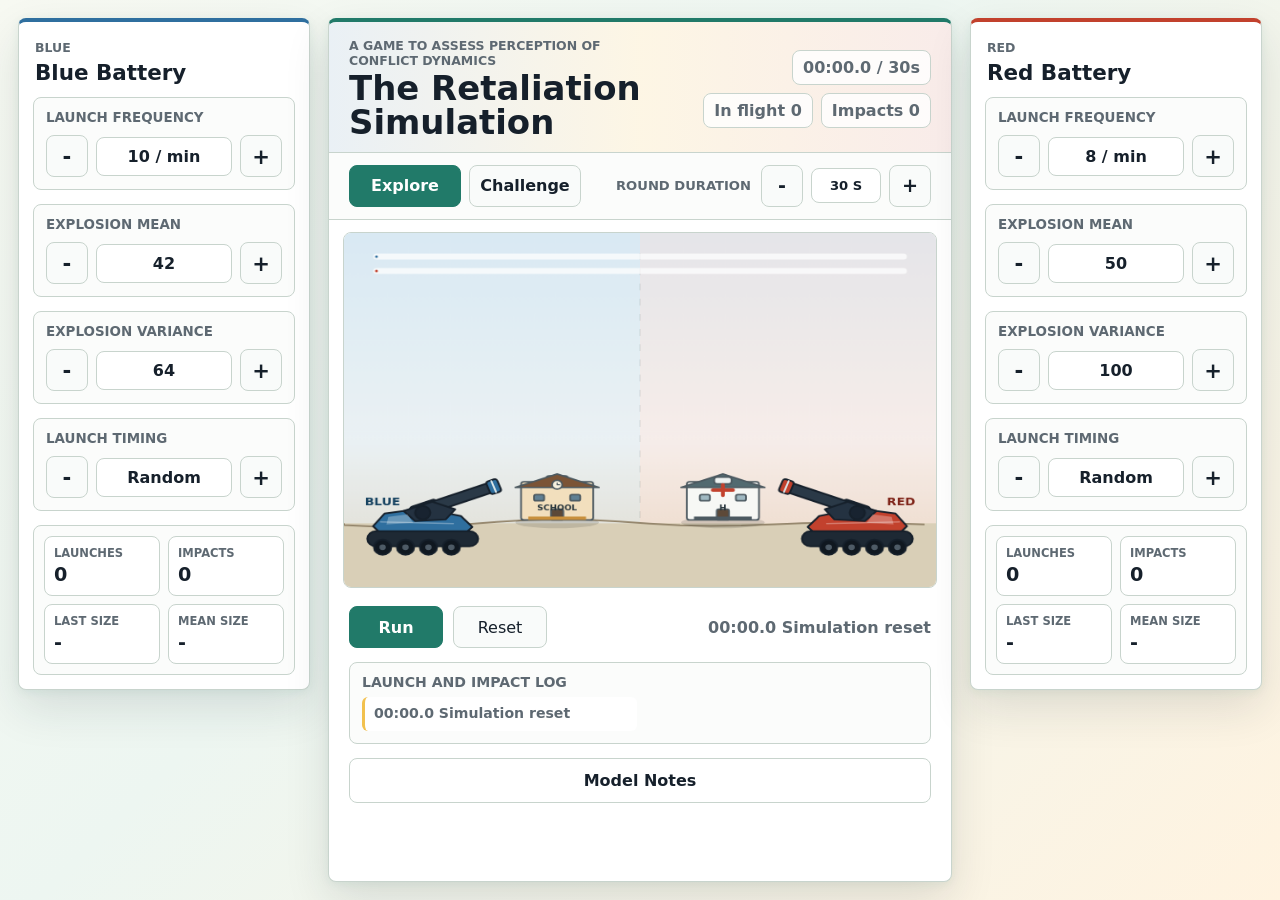
<file: index.html>
<!doctype html>
<html lang="en">
<head>
  <meta charset="utf-8">
  <meta name="viewport" content="width=device-width, initial-scale=1">
  <meta name="theme-color" content="#f4f7f3">
  <meta name="apple-mobile-web-app-capable" content="yes">
  <meta name="apple-mobile-web-app-title" content="Retaliation">
  <meta name="apple-mobile-web-app-status-bar-style" content="default">
  <meta name="format-detection" content="telephone=no">
  <title>The Retaliation Simulation</title>
  <link rel="manifest" href="manifest.webmanifest">
  <link rel="icon" href="icons/retaliation-icon.svg" type="image/svg+xml">
  <link rel="apple-touch-icon" href="icons/retaliation-icon-180.png">
  <link rel="stylesheet" href="styles.css?v=2026-06-21-angles">
  <script data-goatcounter="https://gregconradismith.goatcounter.com/count" async src="https://gc.zgo.at/count.js"></script>
</head>
<body>
  <main class="app-shell">
    <aside class="faction-panel left-panel" aria-label="Blue controls">
      <header class="faction-header">
        <p class="eyebrow">Blue</p>
        <h2>Blue Battery</h2>
      </header>

      <section class="control-card parameter-card" aria-labelledby="leftRateLabel">
        <label id="leftRateLabel">Launch frequency</label>
        <div class="stepper-row">
          <button type="button" data-side="left" data-field="rate" data-delta="-1" aria-label="Decrease blue launch frequency">-</button>
          <output id="leftRateValue" for="leftRateLabel">10 / min</output>
          <button type="button" data-side="left" data-field="rate" data-delta="1" aria-label="Increase blue launch frequency">+</button>
        </div>
      </section>

      <section class="control-card parameter-card" aria-labelledby="leftMeanLabel">
        <label id="leftMeanLabel">Explosion mean</label>
        <div class="stepper-row">
          <button type="button" data-side="left" data-field="mean" data-delta="-1" aria-label="Decrease blue explosion mean">-</button>
          <output id="leftMeanValue" for="leftMeanLabel">42</output>
          <button type="button" data-side="left" data-field="mean" data-delta="1" aria-label="Increase blue explosion mean">+</button>
        </div>
      </section>

      <section class="control-card parameter-card" aria-labelledby="leftVarianceLabel">
        <label id="leftVarianceLabel">Explosion variance</label>
        <div class="stepper-row">
          <button type="button" data-side="left" data-field="variance" data-delta="-1" aria-label="Decrease blue explosion variance">-</button>
          <output id="leftVarianceValue" for="leftVarianceLabel">64</output>
          <button type="button" data-side="left" data-field="variance" data-delta="1" aria-label="Increase blue explosion variance">+</button>
        </div>
      </section>

      <section class="control-card parameter-card" aria-labelledby="leftTimingLabel">
        <label id="leftTimingLabel">Launch timing</label>
        <div class="timing-stepper">
          <button type="button" data-side="left" data-field="timing" data-delta="-1" aria-label="Previous blue launch timing">-</button>
          <output id="leftTimingValue" for="leftTimingLabel">Random</output>
          <button type="button" data-side="left" data-field="timing" data-delta="1" aria-label="Next blue launch timing">+</button>
        </div>
      </section>

      <section class="side-stats" aria-label="Blue statistics">
        <p><span>Launches</span><strong id="leftLaunchesValue">0</strong></p>
        <p><span>Impacts</span><strong id="leftImpactsValue">0</strong></p>
        <p><span>Last size</span><strong id="leftLastSizeValue">-</strong></p>
        <p><span>Mean size</span><strong id="leftMeanSizeValue">-</strong></p>
      </section>
    </aside>

    <section class="play-area" aria-labelledby="simulation-title">
      <div class="top-bar">
        <div>
          <p class="eyebrow">A game to assess perception of conflict dynamics</p>
          <h1 id="simulation-title">The Retaliation Simulation</h1>
        </div>
        <div class="status-strip" aria-label="Simulation status">
          <span id="timeLabel">00:00.0</span>
          <span id="inFlightLabel">In flight 0</span>
          <span id="impactLabel">Impacts 0</span>
        </div>
      </div>

      <section class="mode-panel" aria-label="Mode and round settings">
        <div class="mode-buttons" role="group" aria-label="Simulation mode">
          <button class="mode-button is-active" id="exploreModeButton" type="button">Explore</button>
          <button class="mode-button" id="challengeModeButton" type="button">Challenge</button>
        </div>
        <div class="duration-control" aria-label="Round duration">
          <span>Round duration</span>
          <div class="duration-stepper">
            <button id="durationDownButton" type="button" aria-label="Decrease round duration">-</button>
            <output id="durationValue">30 s</output>
            <button id="durationUpButton" type="button" aria-label="Increase round duration">+</button>
          </div>
        </div>
      </section>

      <div class="canvas-wrap">
        <canvas id="simulationCanvas" width="1200" height="720" aria-label="Artillery shells and explosions between blue and red batteries"></canvas>
      </div>

      <div class="command-row" aria-label="Simulation controls">
        <div class="button-cluster">
          <button class="primary-button" id="playButton" type="button">Run</button>
          <button id="resetButton" type="button">Reset</button>
        </div>
        <p id="eventText" aria-live="polite">Ready</p>
      </div>

      <section class="decision-panel" id="decisionPanel" aria-labelledby="decisionTitle" hidden>
        <h2 id="decisionTitle">Who is being more aggressive?</h2>
        <div class="answer-buttons">
          <button type="button" data-answer="left">Blue</button>
          <button type="button" data-answer="equal">About Equal</button>
          <button type="button" data-answer="right">Red</button>
        </div>
      </section>

      <section class="reveal-panel" id="revealPanel" aria-live="polite" hidden>
        <div>
          <p class="result-label" id="resultLabel">Result</p>
          <p class="result-text" id="resultText"></p>
          <p class="result-detail" id="resultDetail"></p>
        </div>
        <div class="reveal-grid" id="revealGrid"></div>
      </section>

      <section class="history-panel" id="historyPanel" aria-labelledby="historyTitle" hidden>
        <div class="history-header">
          <h2 id="historyTitle">Challenge History</h2>
          <div class="history-score" aria-label="Challenge score">
            <p><span>Trials</span><strong id="trialCountValue">0</strong></p>
            <p><span>Correct</span><strong id="correctCountValue">0</strong></p>
            <p><span>Accuracy</span><strong id="accuracyValue">-</strong></p>
          </div>
        </div>
        <ol id="historyList"></ol>
      </section>

      <section class="event-panel" aria-label="Launch and impact log">
        <h2>Launch and Impact Log</h2>
        <ol id="eventList"></ol>
      </section>

      <nav class="reading-nav" aria-label="Further reading">
        <a href="further-reading.html">Model Notes</a>
      </nav>
    </section>

    <aside class="faction-panel right-panel" aria-label="Red controls">
      <header class="faction-header">
        <p class="eyebrow">Red</p>
        <h2>Red Battery</h2>
      </header>

      <section class="control-card parameter-card" aria-labelledby="rightRateLabel">
        <label id="rightRateLabel">Launch frequency</label>
        <div class="stepper-row">
          <button type="button" data-side="right" data-field="rate" data-delta="-1" aria-label="Decrease red launch frequency">-</button>
          <output id="rightRateValue" for="rightRateLabel">8 / min</output>
          <button type="button" data-side="right" data-field="rate" data-delta="1" aria-label="Increase red launch frequency">+</button>
        </div>
      </section>

      <section class="control-card parameter-card" aria-labelledby="rightMeanLabel">
        <label id="rightMeanLabel">Explosion mean</label>
        <div class="stepper-row">
          <button type="button" data-side="right" data-field="mean" data-delta="-1" aria-label="Decrease red explosion mean">-</button>
          <output id="rightMeanValue" for="rightMeanLabel">50</output>
          <button type="button" data-side="right" data-field="mean" data-delta="1" aria-label="Increase red explosion mean">+</button>
        </div>
      </section>

      <section class="control-card parameter-card" aria-labelledby="rightVarianceLabel">
        <label id="rightVarianceLabel">Explosion variance</label>
        <div class="stepper-row">
          <button type="button" data-side="right" data-field="variance" data-delta="-1" aria-label="Decrease red explosion variance">-</button>
          <output id="rightVarianceValue" for="rightVarianceLabel">100</output>
          <button type="button" data-side="right" data-field="variance" data-delta="1" aria-label="Increase red explosion variance">+</button>
        </div>
      </section>

      <section class="control-card parameter-card" aria-labelledby="rightTimingLabel">
        <label id="rightTimingLabel">Launch timing</label>
        <div class="timing-stepper">
          <button type="button" data-side="right" data-field="timing" data-delta="-1" aria-label="Previous red launch timing">-</button>
          <output id="rightTimingValue" for="rightTimingLabel">Random</output>
          <button type="button" data-side="right" data-field="timing" data-delta="1" aria-label="Next red launch timing">+</button>
        </div>
      </section>

      <section class="side-stats" aria-label="Red statistics">
        <p><span>Launches</span><strong id="rightLaunchesValue">0</strong></p>
        <p><span>Impacts</span><strong id="rightImpactsValue">0</strong></p>
        <p><span>Last size</span><strong id="rightLastSizeValue">-</strong></p>
        <p><span>Mean size</span><strong id="rightMeanSizeValue">-</strong></p>
      </section>
    </aside>
  </main>

  <script src="app.js?v=2026-06-21-better-buildings"></script>
</body>
</html>
</file>
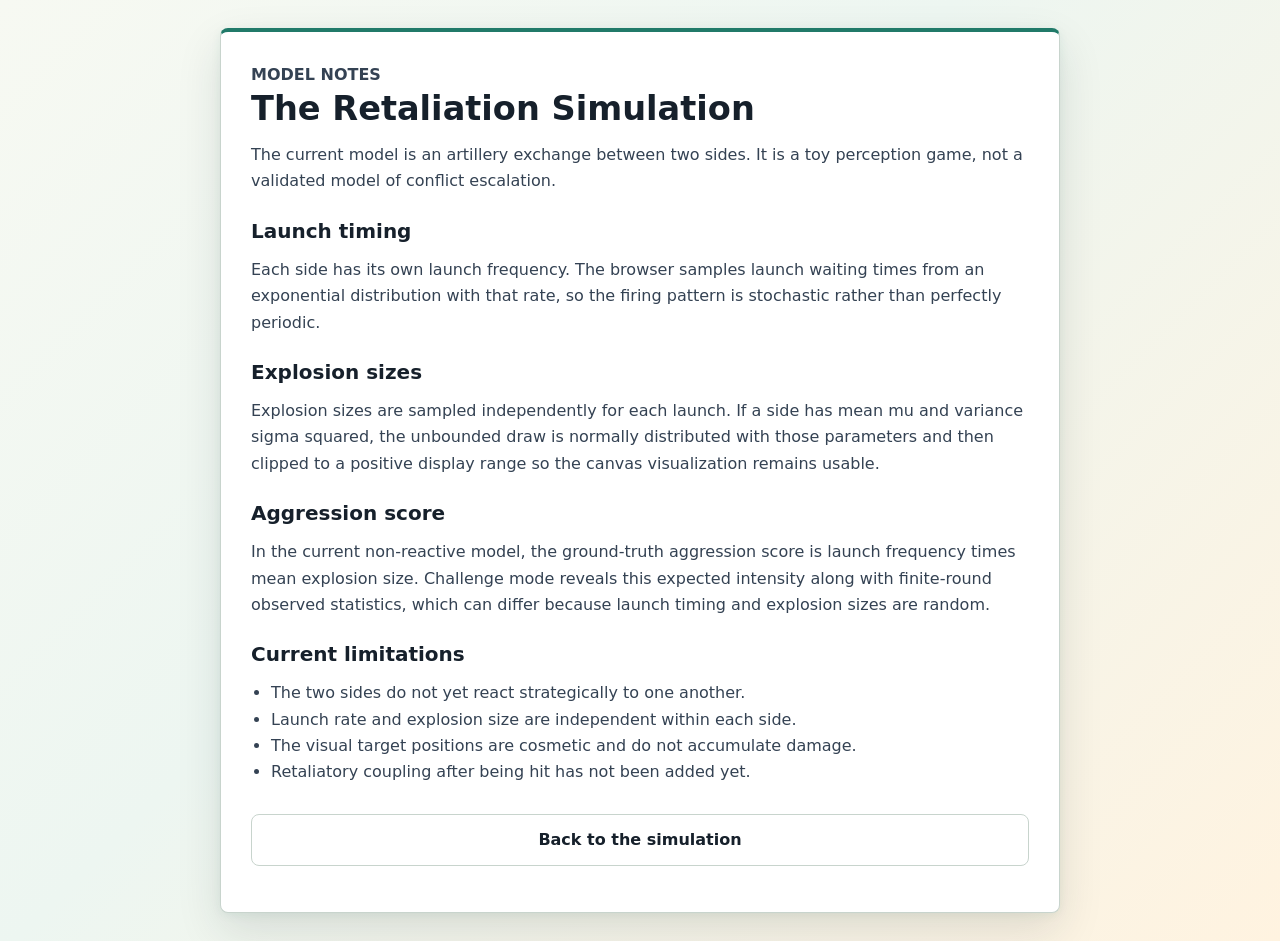
<file: further-reading.html>
<!doctype html>
<html lang="en">
<head>
  <meta charset="utf-8">
  <meta name="viewport" content="width=device-width, initial-scale=1">
  <meta name="theme-color" content="#f4f7f3">
  <title>Model Notes: The Retaliation Simulation</title>
  <link rel="manifest" href="manifest.webmanifest">
  <link rel="icon" href="icons/retaliation-icon.svg" type="image/svg+xml">
  <link rel="apple-touch-icon" href="icons/retaliation-icon-180.png">
  <link rel="stylesheet" href="styles.css?v=2026-06-21-ticker">
  <script data-goatcounter="https://gregconradismith.goatcounter.com/count" async src="https://gc.zgo.at/count.js"></script>
</head>
<body>
  <main class="reading-shell">
    <article class="reading-page">
      <p class="eyebrow">Model notes</p>
      <h1>The Retaliation Simulation</h1>
      <p class="lede">
        The current model is an artillery exchange between two sides. It is a
        toy perception game, not a validated model of conflict escalation.
      </p>

      <section>
        <h2>Launch timing</h2>
        <p>
          Each side has its own launch frequency. The browser samples launch
          waiting times from an exponential distribution with that rate, so the
          firing pattern is stochastic rather than perfectly periodic.
        </p>
      </section>

      <section>
        <h2>Explosion sizes</h2>
        <p>
          Explosion sizes are sampled independently for each launch. If a side
          has mean mu and variance sigma squared, the unbounded draw is
          normally distributed with those parameters and then clipped to a
          positive display range so the canvas visualization remains usable.
        </p>
      </section>

      <section>
        <h2>Aggression score</h2>
        <p>
          In the current non-reactive model, the ground-truth aggression score
          is launch frequency times mean explosion size. Challenge mode reveals
          this expected intensity along with finite-round observed statistics,
          which can differ because launch timing and explosion sizes are random.
        </p>
      </section>

      <section>
        <h2>Current limitations</h2>
        <ul class="resource-list">
          <li>The two sides do not yet react strategically to one another.</li>
          <li>Launch rate and explosion size are independent within each side.</li>
          <li>The visual target positions are cosmetic and do not accumulate damage.</li>
          <li>Retaliatory coupling after being hit has not been added yet.</li>
        </ul>
      </section>

      <p class="back-link"><a href="index.html">Back to the simulation</a></p>
    </article>
  </main>

  <script>
    if ('serviceWorker' in navigator && window.location.protocol !== 'file:') {
      navigator.serviceWorker.register('service-worker.js').catch(() => {});
    }
  </script>
</body>
</html>
</file>
<file: styles.css>
:root {
  color-scheme: light;
  --paper: #f4f7f3;
  --ink: #16202b;
  --muted: #5e6972;
  --line: #c8d4cd;
  --panel: #ffffff;
  --button: #f9fbfa;
  --button-hover: #eef6f1;
  --left: #2f6f9f;
  --right: #c2412d;
  --green: #217a69;
  --gold: #f2c14e;
  --shadow: 0 18px 45px rgba(27, 40, 48, 0.12), 0 2px 10px rgba(33, 122, 105, 0.08);
  font-family: Inter, ui-sans-serif, system-ui, -apple-system, BlinkMacSystemFont, "Segoe UI", sans-serif;
}

* {
  box-sizing: border-box;
}

body {
  margin: 0;
  min-height: 100vh;
  color: var(--ink);
  background:
    linear-gradient(135deg, #f7f9f2 0%, #edf6f1 43%, #fff3e0 100%);
  overflow-x: hidden;
}

button,
input {
  font: inherit;
}

button {
  min-height: 42px;
  border: 1px solid var(--line);
  border-radius: 8px;
  color: var(--ink);
  background: var(--button);
  cursor: pointer;
  transition: background 160ms ease, border-color 160ms ease, box-shadow 160ms ease, transform 160ms ease;
}

button:not(:disabled):hover {
  border-color: rgba(194, 65, 45, 0.42);
  background: var(--button-hover);
  box-shadow: 0 5px 14px rgba(33, 122, 105, 0.13);
  transform: translateY(-1px);
}

button:focus-visible,
a:focus-visible {
  outline: 3px solid rgba(47, 111, 159, 0.28);
  outline-offset: 2px;
}

button:disabled {
  cursor: default;
  opacity: 0.58;
  transform: none;
}

.app-shell {
  display: grid;
  grid-template-columns: 292px minmax(0, 1fr) 292px;
  gap: 18px;
  min-height: 100vh;
  padding: 18px;
}

.play-area,
.faction-panel {
  min-width: 0;
  border: 1px solid var(--line);
  border-radius: 8px;
  background: var(--panel);
  box-shadow: var(--shadow);
}

.play-area {
  display: flex;
  flex-direction: column;
  overflow: hidden;
  border-top: 4px solid var(--green);
}

.faction-panel {
  display: flex;
  flex-direction: column;
  gap: 14px;
  padding: 14px;
  align-self: start;
}

.left-panel {
  border-top: 4px solid var(--left);
}

.right-panel {
  border-top: 4px solid var(--right);
}

.top-bar {
  display: flex;
  align-items: center;
  justify-content: space-between;
  gap: 18px;
  padding: 16px 20px 12px;
  border-bottom: 1px solid var(--line);
  background: linear-gradient(90deg, rgba(47, 111, 159, 0.10), rgba(242, 193, 78, 0.15), rgba(194, 65, 45, 0.10));
}

.eyebrow {
  margin: 0 0 4px;
  color: var(--muted);
  font-size: 0.78rem;
  font-weight: 700;
  letter-spacing: 0;
  text-transform: uppercase;
}

h1,
h2 {
  margin: 0;
  line-height: 1;
}

h1 {
  font-size: 2.12rem;
}

h2 {
  font-size: 1.34rem;
}

.status-strip {
  display: flex;
  flex-wrap: wrap;
  gap: 8px;
  justify-content: flex-end;
  color: var(--muted);
  white-space: nowrap;
}

.status-strip span {
  padding: 7px 10px;
  border: 1px solid var(--line);
  border-radius: 8px;
  background: rgba(255, 255, 255, 0.82);
  font-weight: 720;
}

.mode-panel {
  display: flex;
  align-items: center;
  justify-content: space-between;
  gap: 14px;
  padding: 12px 20px;
  border-bottom: 1px solid var(--line);
  background: #fbfcfb;
}

.mode-buttons {
  display: grid;
  grid-template-columns: repeat(2, minmax(112px, 1fr));
  gap: 8px;
}

.mode-button {
  font-weight: 800;
}

.mode-button.is-active {
  border-color: var(--green);
  color: #ffffff;
  background: var(--green);
}

.duration-control {
  display: grid;
  grid-template-columns: auto minmax(154px, 1fr);
  gap: 10px;
  align-items: center;
  color: var(--muted);
  font-size: 0.82rem;
  font-weight: 760;
  text-transform: uppercase;
}

.duration-stepper {
  display: grid;
  grid-template-columns: 42px minmax(70px, 1fr) 42px;
  gap: 8px;
  align-items: center;
}

.duration-stepper button {
  min-width: 42px;
  padding: 0;
  font-size: 1.2rem;
  font-weight: 900;
}

.canvas-wrap {
  position: relative;
  min-height: 0;
  padding: 12px 14px 6px;
}

canvas {
  display: block;
  width: 100%;
  min-width: 0;
  max-width: 100%;
  aspect-ratio: 5 / 3;
  max-height: calc(100vh - 278px);
  border: 1px solid var(--line);
  border-radius: 8px;
  background: #ffffff;
}

.command-row {
  display: flex;
  align-items: center;
  justify-content: space-between;
  gap: 16px;
  padding: 12px 20px 14px;
}

.button-cluster {
  display: grid;
  grid-template-columns: repeat(2, minmax(94px, 1fr));
  gap: 10px;
}

.primary-button {
  border-color: var(--green);
  color: #ffffff;
  background: var(--green);
  font-weight: 750;
}

.primary-button.is-running {
  border-color: var(--right);
  background: var(--right);
}

#eventText {
  margin: 0;
  color: var(--muted);
  font-weight: 700;
  text-align: right;
}

.decision-panel,
.reveal-panel,
.history-panel {
  margin: 0 20px 14px;
  border: 1px solid var(--line);
  border-radius: 8px;
  background: #fbfcfb;
  padding: 14px;
}

.decision-panel h2 {
  margin: 0 0 10px;
  color: var(--muted);
  font-size: 0.9rem;
  text-transform: uppercase;
}

.answer-buttons {
  display: grid;
  grid-template-columns: repeat(3, minmax(0, 1fr));
  gap: 10px;
}

.answer-buttons button {
  font-weight: 850;
}

.reveal-panel {
  display: grid;
  grid-template-columns: minmax(190px, 0.7fr) minmax(0, 1.3fr);
  gap: 14px;
  align-items: start;
}

.reveal-panel[hidden],
.decision-panel[hidden],
.history-panel[hidden] {
  display: none;
}

.reveal-panel.is-correct {
  border-color: rgba(33, 122, 105, 0.36);
  background: linear-gradient(90deg, rgba(33, 122, 105, 0.12), #fbfcfb 72%);
}

.reveal-panel.is-incorrect {
  border-color: rgba(194, 65, 45, 0.32);
  background: linear-gradient(90deg, rgba(194, 65, 45, 0.11), #fbfcfb 72%);
}

.result-label {
  margin: 0 0 4px;
  color: var(--muted);
  font-size: 0.78rem;
  font-weight: 800;
  text-transform: uppercase;
}

.result-text {
  margin: 0;
  color: var(--ink);
  font-size: 1.42rem;
  font-weight: 900;
  line-height: 1.1;
}

.result-detail {
  margin: 8px 0 0;
  color: var(--muted);
  font-size: 0.92rem;
  font-weight: 650;
  line-height: 1.4;
}

.reveal-grid {
  display: grid;
  gap: 5px;
}

.reveal-row {
  display: grid;
  grid-template-columns: minmax(0, 1.35fr) minmax(64px, 0.7fr) minmax(64px, 0.7fr);
  gap: 8px;
  align-items: center;
  padding: 7px 8px;
  border: 1px solid var(--line);
  border-radius: 6px;
  background: #ffffff;
}

.reveal-row span {
  color: var(--muted);
  font-size: 0.82rem;
  font-weight: 720;
}

.reveal-row strong {
  text-align: right;
}

.reveal-note {
  grid-template-columns: minmax(0, 0.9fr) minmax(0, 1.4fr);
}

.reveal-note strong {
  text-align: right;
}

.reveal-head {
  background: #f2f6f4;
}

.history-header {
  display: flex;
  align-items: center;
  justify-content: space-between;
  gap: 14px;
}

.history-header h2 {
  color: var(--muted);
  font-size: 0.88rem;
  text-transform: uppercase;
}

.history-score {
  display: grid;
  grid-template-columns: repeat(3, minmax(74px, 1fr));
  gap: 8px;
  min-width: min(100%, 330px);
}

.history-score p {
  display: grid;
  gap: 2px;
  margin: 0;
  padding: 8px 9px;
  border: 1px solid var(--line);
  border-radius: 8px;
  background: #ffffff;
}

.history-score span {
  color: var(--muted);
  font-size: 0.7rem;
  font-weight: 760;
  text-transform: uppercase;
}

.history-score strong {
  font-size: 1.1rem;
}

.history-panel ol {
  display: grid;
  gap: 8px;
  max-height: 250px;
  margin: 12px 0 0;
  padding: 0;
  overflow: auto;
  list-style: none;
}

.history-item {
  display: grid;
  gap: 3px;
  padding: 9px 10px;
  border-left: 4px solid var(--gold);
  border-radius: 7px;
  background: #ffffff;
}

.history-item.is-correct {
  border-left-color: var(--green);
}

.history-item.is-incorrect {
  border-left-color: var(--right);
}

.history-title,
.history-decision,
.history-metrics {
  margin: 0;
}

.history-title {
  color: var(--ink);
  font-weight: 850;
}

.history-decision,
.history-metrics {
  color: var(--muted);
  font-size: 0.84rem;
  font-weight: 650;
  line-height: 1.35;
}

.faction-header {
  display: grid;
  gap: 3px;
  padding: 4px 2px 0;
}

.control-card,
.side-stats,
.event-panel {
  border: 1px solid var(--line);
  border-radius: 8px;
  background: #fbfcfb;
}

.control-card {
  display: grid;
  gap: 10px;
  padding: 12px;
}

.control-card label {
  color: var(--muted);
  font-size: 0.84rem;
  font-weight: 760;
  text-transform: uppercase;
}

.stepper-row,
.timing-stepper {
  display: grid;
  grid-template-columns: 42px minmax(0, 1fr) 42px;
  gap: 8px;
  align-items: center;
}

.stepper-row button,
.timing-stepper button {
  min-width: 42px;
  padding: 0;
  font-size: 1.32rem;
  font-weight: 900;
  line-height: 1;
}

output {
  display: block;
  min-width: 0;
  padding: 9px 8px;
  border: 1px solid var(--line);
  border-radius: 8px;
  color: var(--ink);
  background: #ffffff;
  text-align: center;
  font-weight: 850;
}

.values-hidden .parameter-card output {
  color: var(--muted);
  font-size: 0.88rem;
}

.side-stats {
  display: grid;
  grid-template-columns: repeat(2, minmax(0, 1fr));
  gap: 8px;
  padding: 10px;
}

.side-stats p {
  display: grid;
  gap: 3px;
  margin: 0;
  padding: 9px;
  border: 1px solid var(--line);
  border-radius: 8px;
  background: #ffffff;
}

.side-stats span {
  color: var(--muted);
  font-size: 0.72rem;
  font-weight: 760;
  text-transform: uppercase;
}

.side-stats strong {
  font-size: 1.2rem;
}

.event-panel {
  margin: 0 20px 14px;
  padding: 12px;
}

.event-panel h2 {
  margin: 0 0 8px;
  color: var(--muted);
  font-size: 0.88rem;
  text-transform: uppercase;
}

.event-panel ol {
  display: grid;
  grid-template-columns: repeat(2, minmax(0, 1fr));
  gap: 7px;
  margin: 0;
  padding: 0;
  list-style: none;
}

.event-panel li {
  min-height: 34px;
  padding: 8px 9px;
  border-left: 3px solid var(--gold);
  border-radius: 6px;
  color: var(--muted);
  background: #ffffff;
  font-size: 0.88rem;
  font-weight: 650;
}

.reading-nav {
  margin: 0 20px 20px;
}

.reading-nav a,
.back-link a {
  display: block;
  padding: 12px 14px;
  border: 1px solid var(--line);
  border-radius: 8px;
  color: var(--ink);
  background: var(--panel);
  text-align: center;
  font-weight: 750;
  text-decoration: none;
}

.reading-nav a:hover,
.back-link a:hover {
  border-color: rgba(33, 122, 105, 0.46);
  background: #f7fbf8;
}

.reading-shell {
  min-height: 100vh;
  padding: 28px 18px;
}

.reading-page {
  max-width: 840px;
  margin: 0 auto;
  border: 1px solid var(--line);
  border-top: 4px solid var(--green);
  border-radius: 8px;
  background: var(--panel);
  box-shadow: var(--shadow);
  padding: 30px;
}

.reading-page h1 {
  font-size: 2.1rem;
}

.reading-page h2 {
  margin: 26px 0 8px;
  font-size: 1.25rem;
}

.reading-page p,
.resource-list {
  color: #344253;
  font-size: 1rem;
  line-height: 1.65;
}

.lede {
  font-size: 1.1rem;
}

.resource-list {
  padding-left: 1.25rem;
}

.back-link {
  margin-top: 28px;
}

@media (max-width: 1120px) {
  .app-shell {
    grid-template-columns: 1fr 1fr;
  }

  .play-area {
    grid-column: 1 / -1;
    grid-row: 1;
  }

  .left-panel,
  .right-panel {
    grid-row: 2;
  }

  canvas {
    max-height: none;
  }
}

@media (max-width: 700px) {
  .app-shell,
  .reading-shell {
    padding: 10px;
  }

  .app-shell {
    grid-template-columns: minmax(0, 1fr);
    width: 100%;
    max-width: 100%;
    overflow-x: hidden;
  }

  .play-area,
  .left-panel,
  .right-panel {
    grid-column: 1;
    grid-row: auto;
    width: 100%;
    max-width: 100%;
  }

  .top-bar,
  .mode-panel,
  .command-row {
    align-items: stretch;
    flex-direction: column;
  }

  h1 {
    font-size: 1.72rem;
  }

  .status-strip {
    justify-content: flex-start;
    white-space: normal;
  }

  #eventText {
    text-align: left;
  }

  .duration-control,
  .reveal-panel {
    grid-template-columns: 1fr;
  }

  .answer-buttons {
    grid-template-columns: 1fr;
  }

  .canvas-wrap,
  .control-card,
  .side-stats,
  .event-panel,
  .history-panel,
  .reading-nav {
    max-width: 100%;
    overflow: hidden;
  }

  .history-header {
    align-items: stretch;
    flex-direction: column;
  }

  .history-score {
    grid-template-columns: repeat(3, minmax(0, 1fr));
    min-width: 0;
  }

  .event-panel ol {
    grid-template-columns: 1fr;
  }

  .reading-page {
    padding: 20px;
  }
}
</file>
